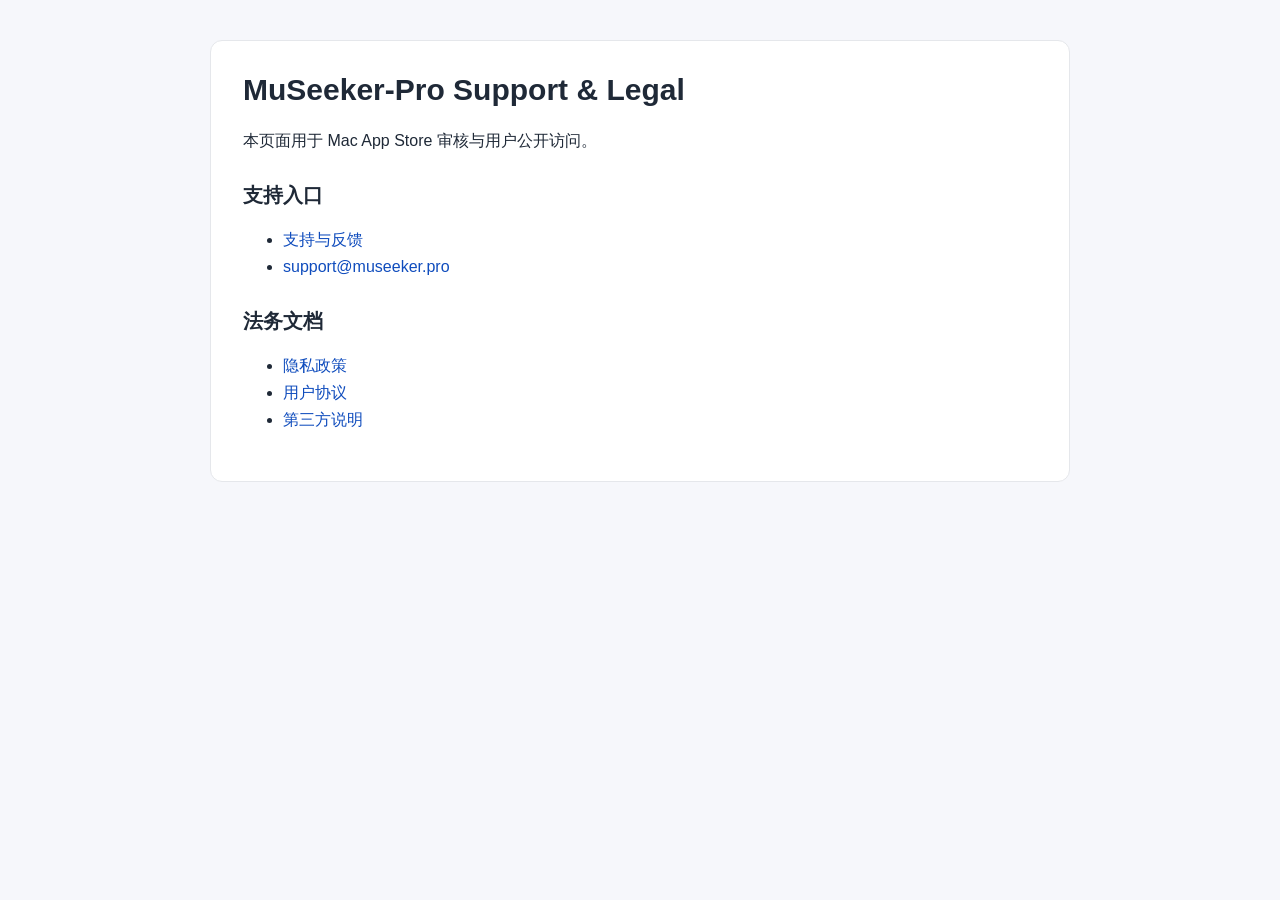
<file: index.html>
<!doctype html>
<html lang="zh-CN">
  <head>
    <meta charset="UTF-8" />
    <meta name="viewport" content="width=device-width, initial-scale=1.0" />
    <title>MuSeeker-Pro 支持与法务</title>
    <link rel="stylesheet" href="./styles.css" />
  </head>
  <body>
    <main class="container">
      <h1>MuSeeker-Pro Support &amp; Legal</h1>
      <p>本页面用于 Mac App Store 审核与用户公开访问。</p>

      <section>
        <h2>支持入口</h2>
        <ul>
          <li><a href="./support.html">支持与反馈</a></li>
          <li><a href="mailto:support@museeker.pro">support@museeker.pro</a></li>
        </ul>
      </section>

      <section>
        <h2>法务文档</h2>
        <ul>
          <li><a href="./privacy-policy.html">隐私政策</a></li>
          <li><a href="./terms-of-service.html">用户协议</a></li>
          <li><a href="./third-party-notices.html">第三方说明</a></li>
        </ul>
      </section>
    </main>
  </body>
</html>
</file>
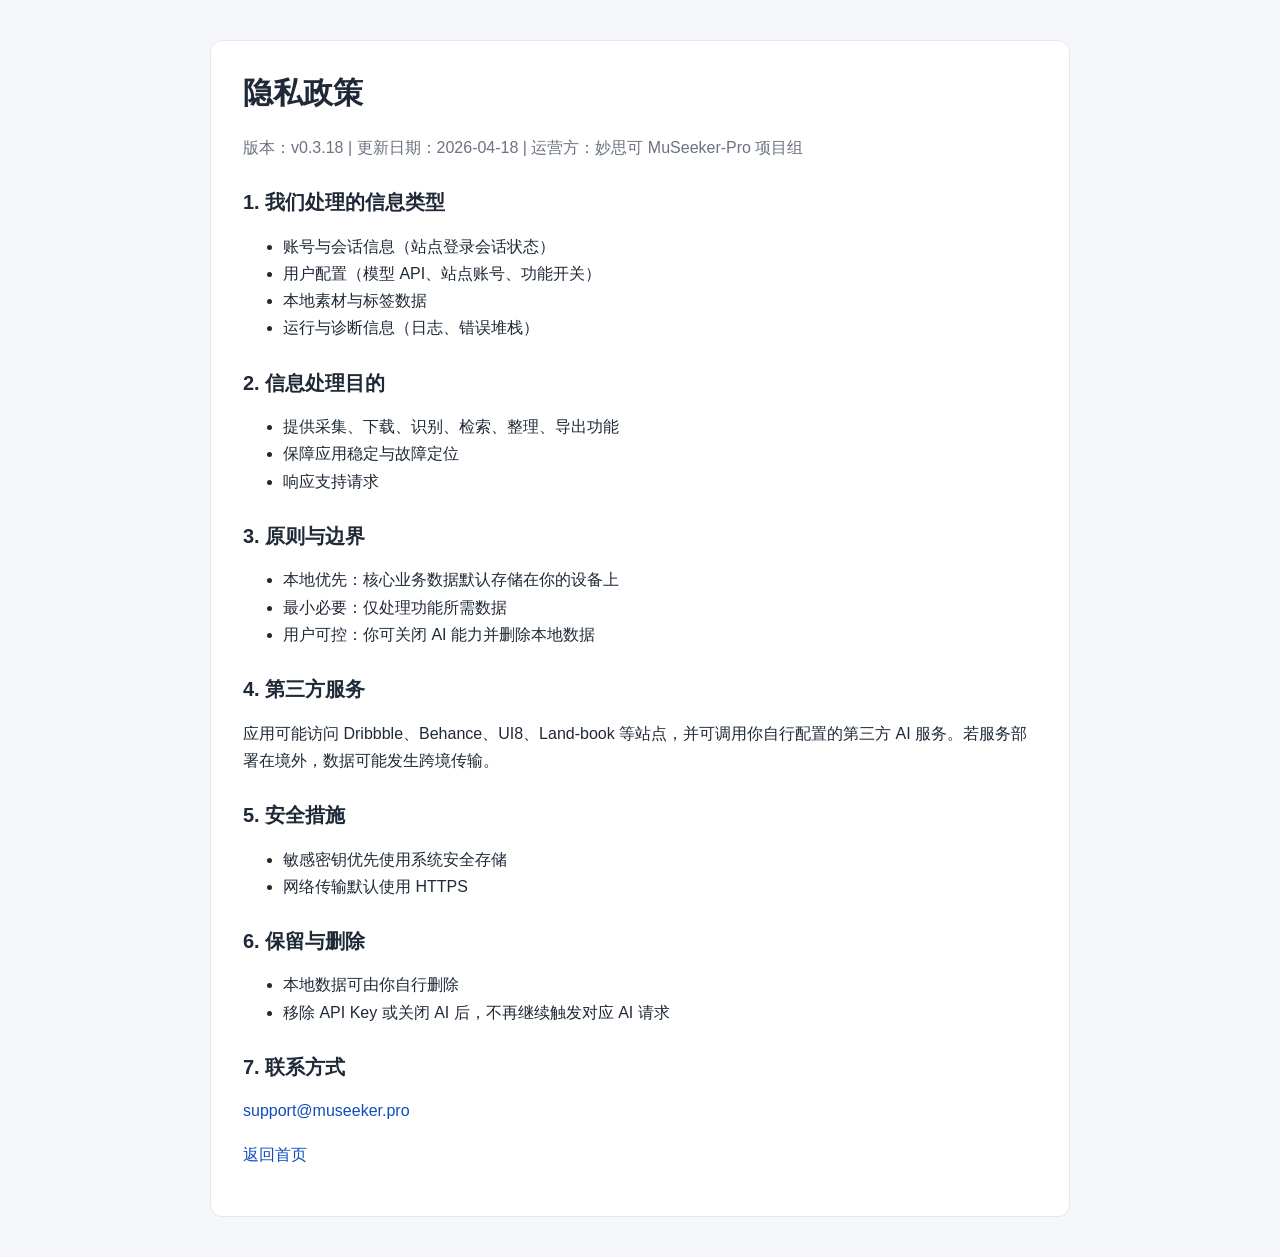
<file: privacy-policy.html>
<!doctype html>
<html lang="zh-CN">
  <head>
    <meta charset="UTF-8" />
    <meta name="viewport" content="width=device-width, initial-scale=1.0" />
    <title>MuSeeker-Pro 隐私政策</title>
    <link rel="stylesheet" href="./styles.css" />
  </head>
  <body>
    <main class="container">
      <h1>隐私政策</h1>
      <p class="muted">版本：v0.3.18 | 更新日期：2026-04-18 | 运营方：妙思可 MuSeeker-Pro 项目组</p>

      <h2>1. 我们处理的信息类型</h2>
      <ul>
        <li>账号与会话信息（站点登录会话状态）</li>
        <li>用户配置（模型 API、站点账号、功能开关）</li>
        <li>本地素材与标签数据</li>
        <li>运行与诊断信息（日志、错误堆栈）</li>
      </ul>

      <h2>2. 信息处理目的</h2>
      <ul>
        <li>提供采集、下载、识别、检索、整理、导出功能</li>
        <li>保障应用稳定与故障定位</li>
        <li>响应支持请求</li>
      </ul>

      <h2>3. 原则与边界</h2>
      <ul>
        <li>本地优先：核心业务数据默认存储在你的设备上</li>
        <li>最小必要：仅处理功能所需数据</li>
        <li>用户可控：你可关闭 AI 能力并删除本地数据</li>
      </ul>

      <h2>4. 第三方服务</h2>
      <p>应用可能访问 Dribbble、Behance、UI8、Land-book 等站点，并可调用你自行配置的第三方 AI 服务。若服务部署在境外，数据可能发生跨境传输。</p>

      <h2>5. 安全措施</h2>
      <ul>
        <li>敏感密钥优先使用系统安全存储</li>
        <li>网络传输默认使用 HTTPS</li>
      </ul>

      <h2>6. 保留与删除</h2>
      <ul>
        <li>本地数据可由你自行删除</li>
        <li>移除 API Key 或关闭 AI 后，不再继续触发对应 AI 请求</li>
      </ul>

      <h2>7. 联系方式</h2>
      <p><a href="mailto:support@museeker.pro">support@museeker.pro</a></p>
      <p><a href="./index.html">返回首页</a></p>
    </main>
  </body>
</html>
</file>
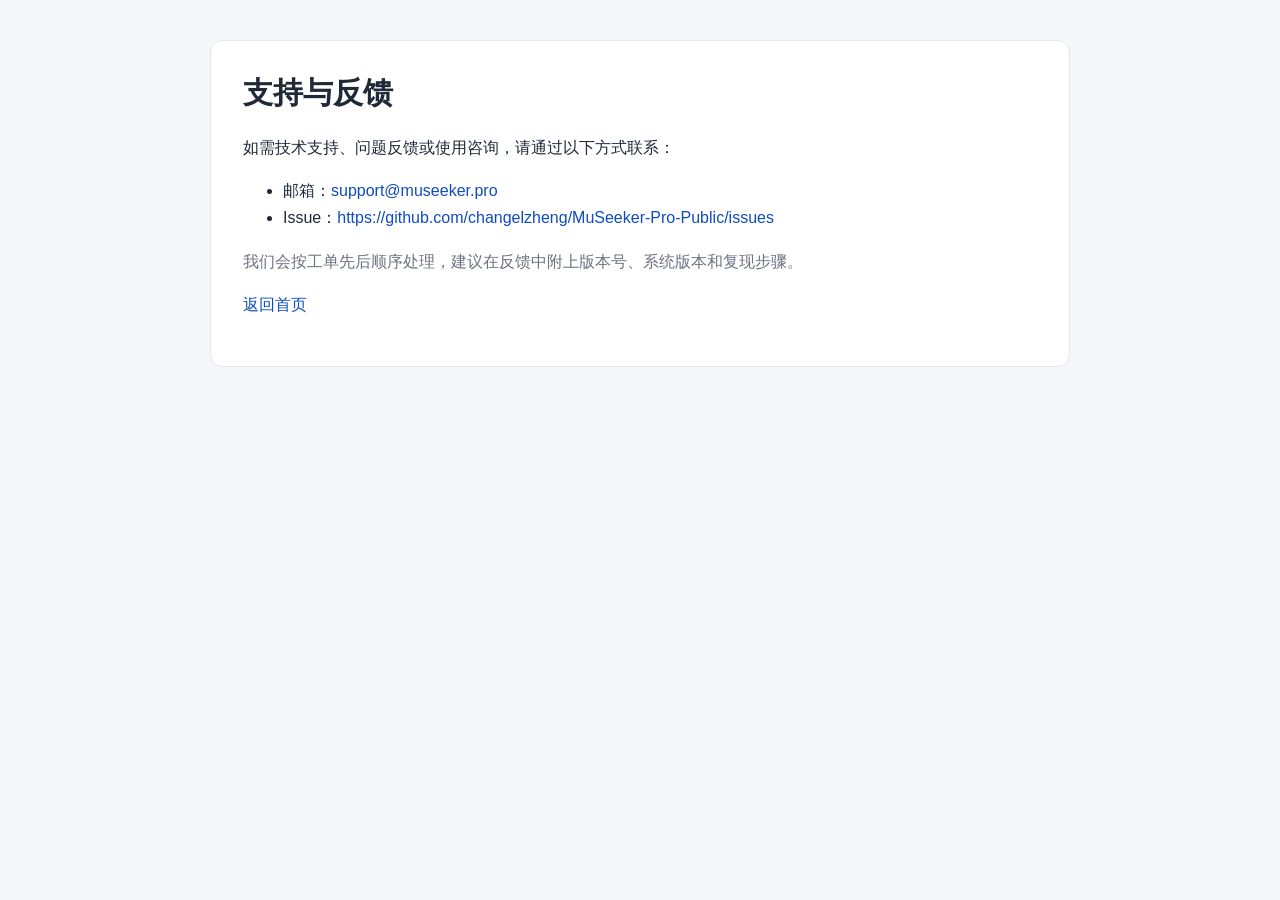
<file: support.html>
<!doctype html>
<html lang="zh-CN">
  <head>
    <meta charset="UTF-8" />
    <meta name="viewport" content="width=device-width, initial-scale=1.0" />
    <title>MuSeeker-Pro 支持与反馈</title>
    <link rel="stylesheet" href="./styles.css" />
  </head>
  <body>
    <main class="container">
      <h1>支持与反馈</h1>
      <p>如需技术支持、问题反馈或使用咨询，请通过以下方式联系：</p>
      <ul>
        <li>邮箱：<a href="mailto:support@museeker.pro">support@museeker.pro</a></li>
        <li>Issue：<a href="https://github.com/changelzheng/MuSeeker-Pro-Public/issues">https://github.com/changelzheng/MuSeeker-Pro-Public/issues</a></li>
      </ul>
      <p class="muted">我们会按工单先后顺序处理，建议在反馈中附上版本号、系统版本和复现步骤。</p>
      <p><a href="./index.html">返回首页</a></p>
    </main>
  </body>
</html>
</file>
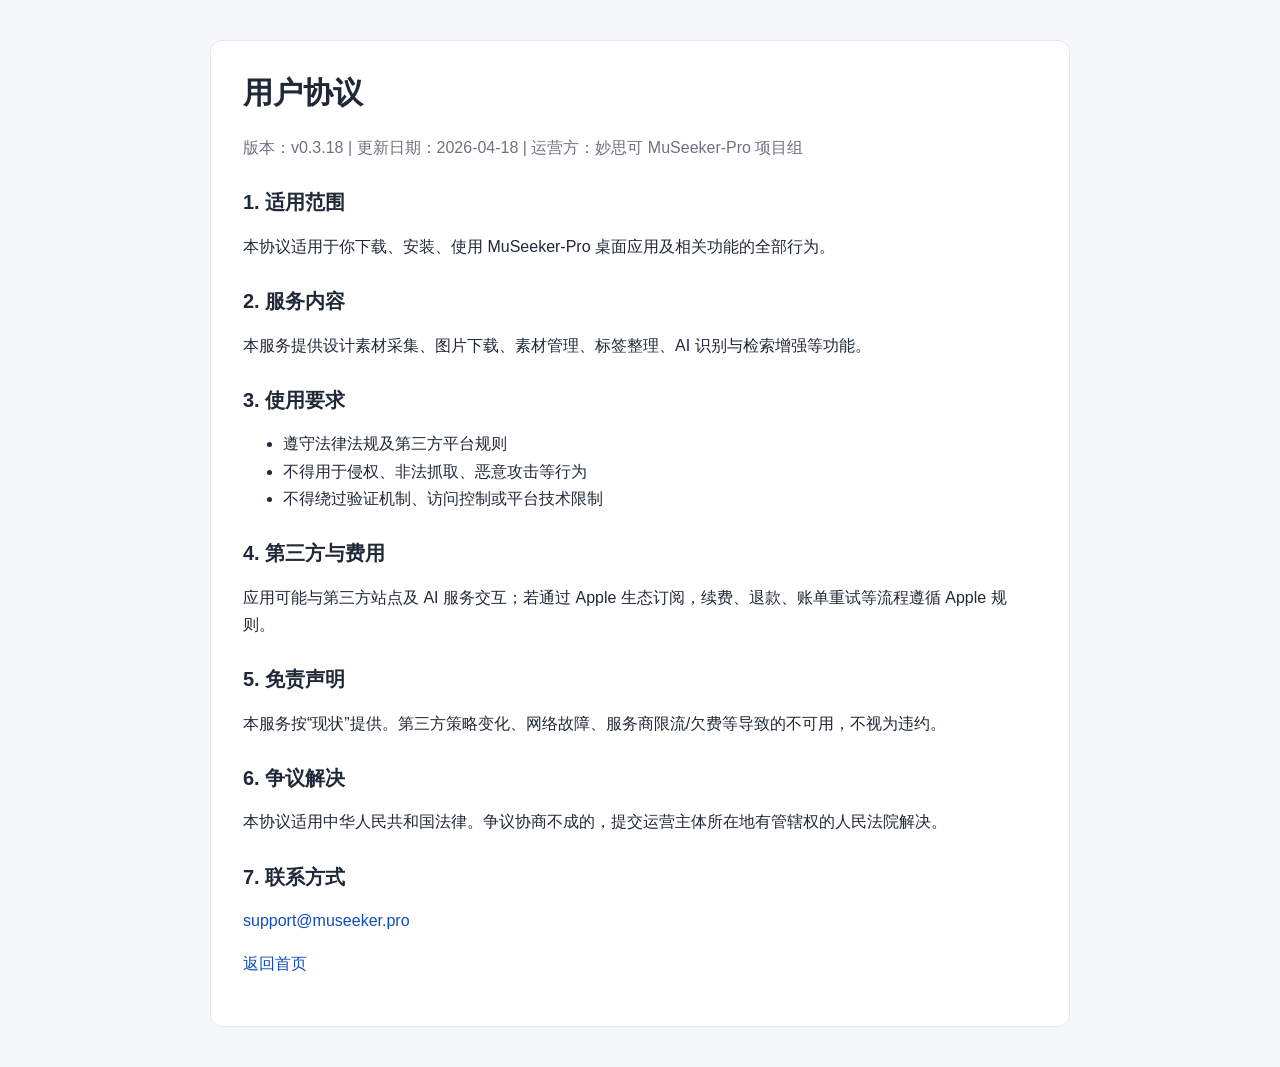
<file: terms-of-service.html>
<!doctype html>
<html lang="zh-CN">
  <head>
    <meta charset="UTF-8" />
    <meta name="viewport" content="width=device-width, initial-scale=1.0" />
    <title>MuSeeker-Pro 用户协议</title>
    <link rel="stylesheet" href="./styles.css" />
  </head>
  <body>
    <main class="container">
      <h1>用户协议</h1>
      <p class="muted">版本：v0.3.18 | 更新日期：2026-04-18 | 运营方：妙思可 MuSeeker-Pro 项目组</p>

      <h2>1. 适用范围</h2>
      <p>本协议适用于你下载、安装、使用 MuSeeker-Pro 桌面应用及相关功能的全部行为。</p>

      <h2>2. 服务内容</h2>
      <p>本服务提供设计素材采集、图片下载、素材管理、标签整理、AI 识别与检索增强等功能。</p>

      <h2>3. 使用要求</h2>
      <ul>
        <li>遵守法律法规及第三方平台规则</li>
        <li>不得用于侵权、非法抓取、恶意攻击等行为</li>
        <li>不得绕过验证机制、访问控制或平台技术限制</li>
      </ul>

      <h2>4. 第三方与费用</h2>
      <p>应用可能与第三方站点及 AI 服务交互；若通过 Apple 生态订阅，续费、退款、账单重试等流程遵循 Apple 规则。</p>

      <h2>5. 免责声明</h2>
      <p>本服务按“现状”提供。第三方策略变化、网络故障、服务商限流/欠费等导致的不可用，不视为违约。</p>

      <h2>6. 争议解决</h2>
      <p>本协议适用中华人民共和国法律。争议协商不成的，提交运营主体所在地有管辖权的人民法院解决。</p>

      <h2>7. 联系方式</h2>
      <p><a href="mailto:support@museeker.pro">support@museeker.pro</a></p>
      <p><a href="./index.html">返回首页</a></p>
    </main>
  </body>
</html>
</file>
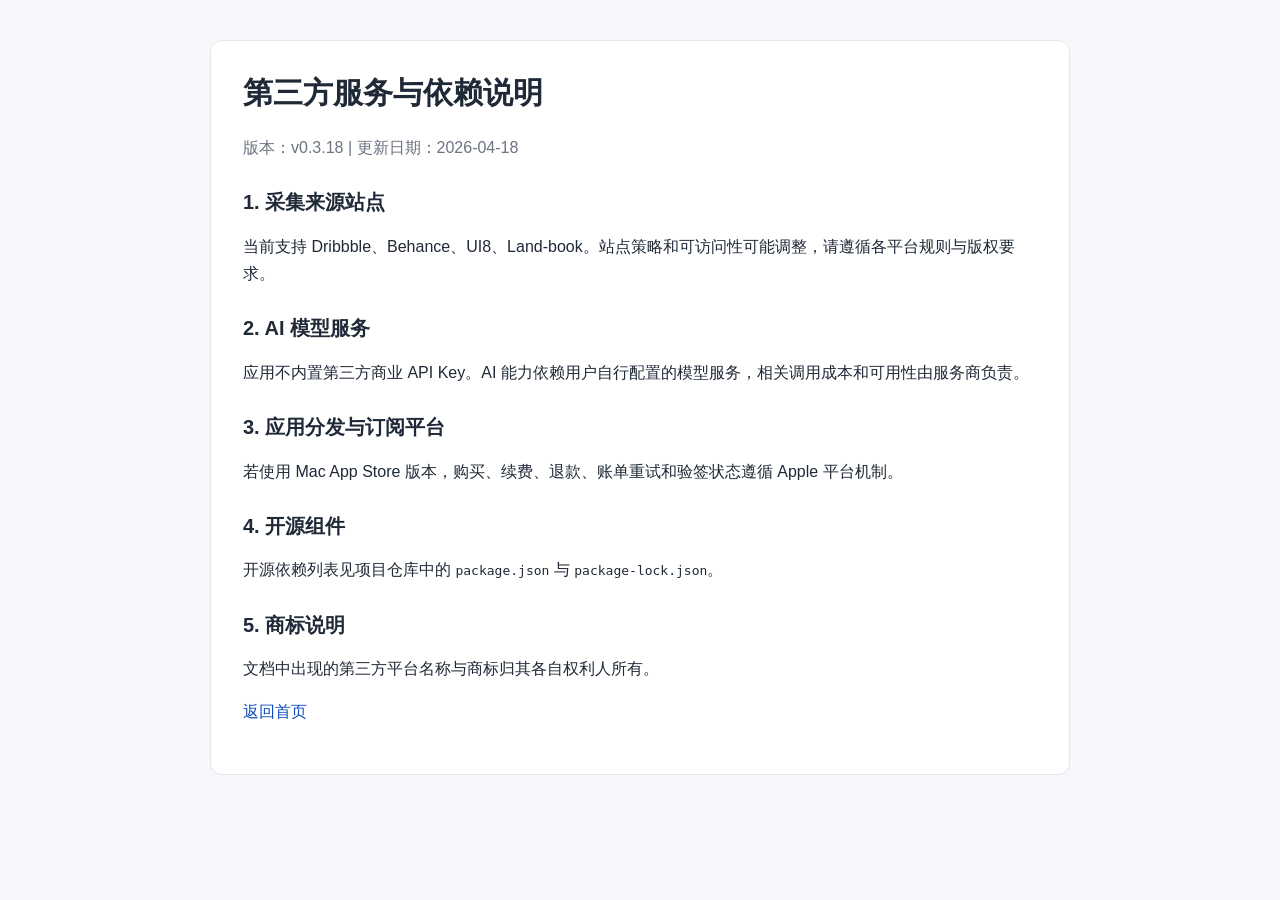
<file: third-party-notices.html>
<!doctype html>
<html lang="zh-CN">
  <head>
    <meta charset="UTF-8" />
    <meta name="viewport" content="width=device-width, initial-scale=1.0" />
    <title>MuSeeker-Pro 第三方说明</title>
    <link rel="stylesheet" href="./styles.css" />
  </head>
  <body>
    <main class="container">
      <h1>第三方服务与依赖说明</h1>
      <p class="muted">版本：v0.3.18 | 更新日期：2026-04-18</p>

      <h2>1. 采集来源站点</h2>
      <p>当前支持 Dribbble、Behance、UI8、Land-book。站点策略和可访问性可能调整，请遵循各平台规则与版权要求。</p>

      <h2>2. AI 模型服务</h2>
      <p>应用不内置第三方商业 API Key。AI 能力依赖用户自行配置的模型服务，相关调用成本和可用性由服务商负责。</p>

      <h2>3. 应用分发与订阅平台</h2>
      <p>若使用 Mac App Store 版本，购买、续费、退款、账单重试和验签状态遵循 Apple 平台机制。</p>

      <h2>4. 开源组件</h2>
      <p>开源依赖列表见项目仓库中的 <code>package.json</code> 与 <code>package-lock.json</code>。</p>

      <h2>5. 商标说明</h2>
      <p>文档中出现的第三方平台名称与商标归其各自权利人所有。</p>

      <p><a href="./index.html">返回首页</a></p>
    </main>
  </body>
</html>
</file>
<file: styles.css>
* {
  box-sizing: border-box;
}

body {
  margin: 0;
  font-family: -apple-system, BlinkMacSystemFont, "Segoe UI", Roboto, "PingFang SC", "Hiragino Sans GB", "Microsoft YaHei", sans-serif;
  background: #f6f7fb;
  color: #1f2937;
}

.container {
  max-width: 860px;
  margin: 40px auto;
  padding: 32px;
  background: #ffffff;
  border: 1px solid #e5e7eb;
  border-radius: 12px;
}

h1 {
  margin-top: 0;
  font-size: 30px;
}

h2 {
  margin-top: 28px;
  font-size: 20px;
}

p, li {
  line-height: 1.7;
}

a {
  color: #0f4cbd;
  text-decoration: none;
}

a:hover {
  text-decoration: underline;
}

.muted {
  color: #6b7280;
}
</file>
